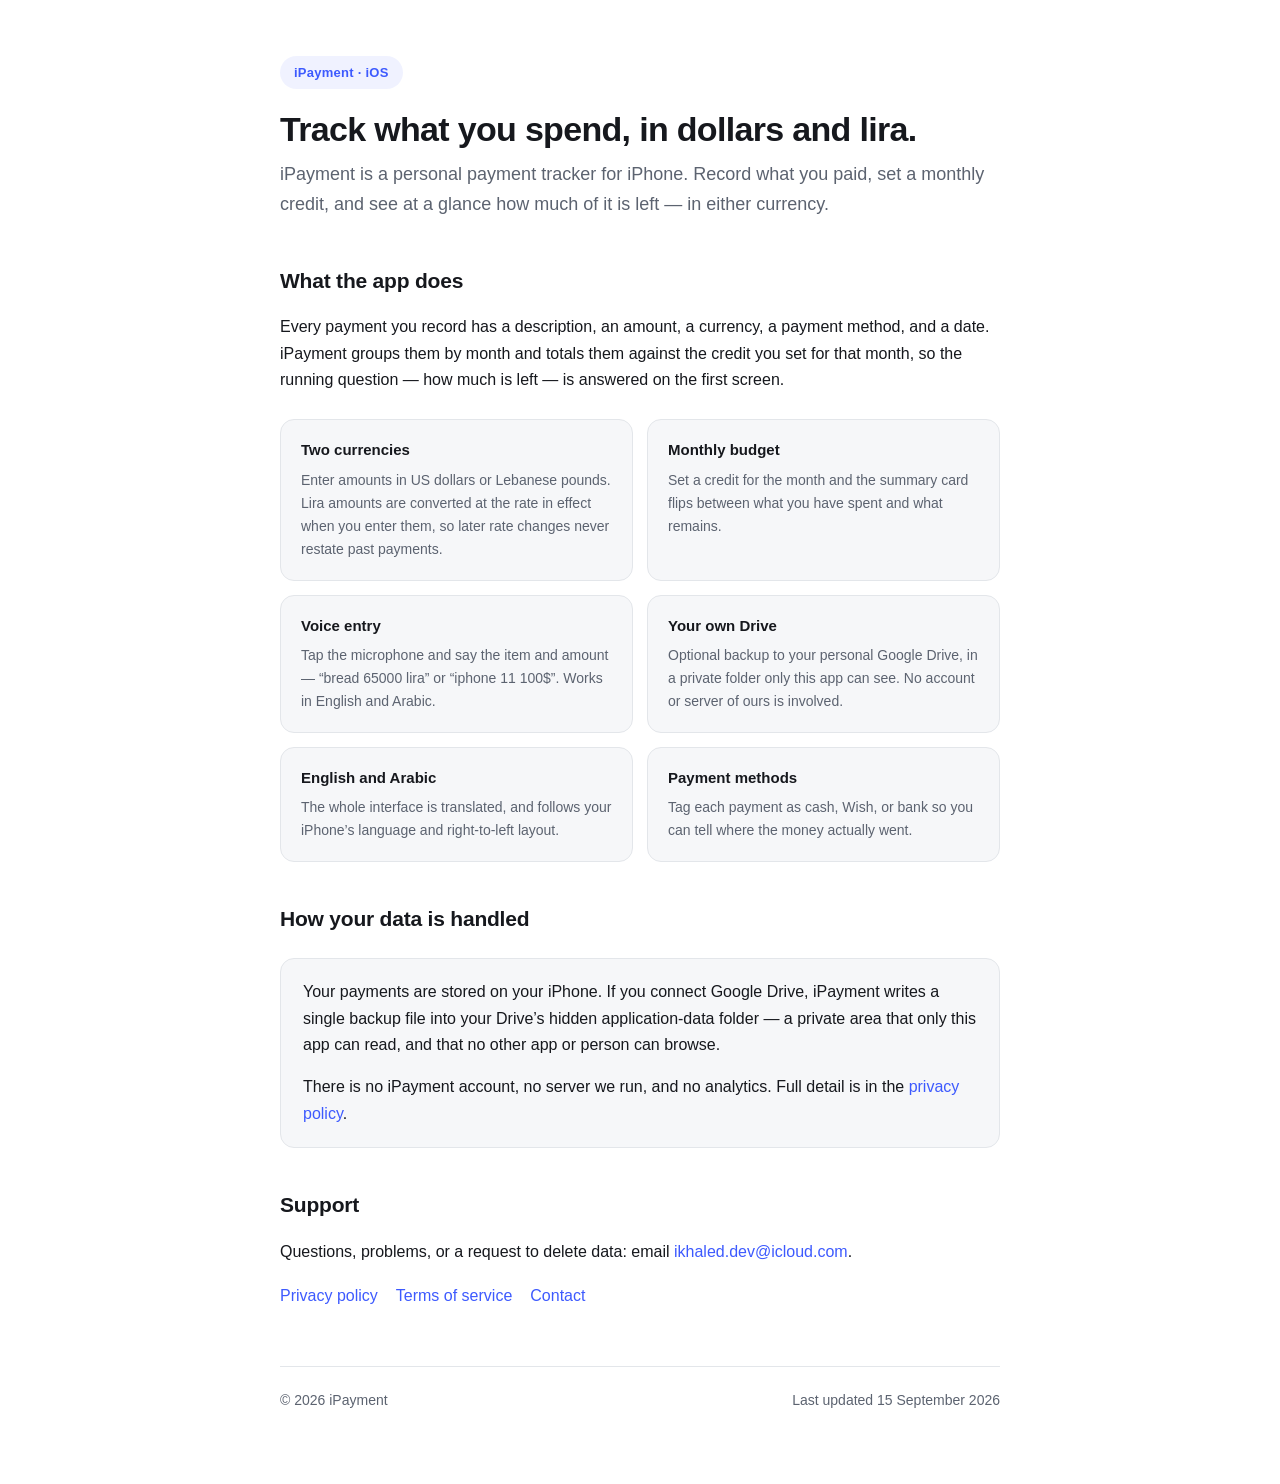
<file: index.html>
<!doctype html>
<html lang="en">
<head>
<meta name="google-site-verification" content="Ok3z9gAIzwj6lT9kdOLKtUOeN6BIPs6kyUobTb4rGWU" />
<meta charset="utf-8">
<meta name="viewport" content="width=device-width, initial-scale=1">
<title>iPayment — Personal payment tracker for iPhone</title>
<meta name="description" content="iPayment is an iPhone app for tracking personal payments in US dollars and Lebanese pounds, with a monthly budget summary, voice entry, and optional backup to your own Google Drive.">
<link rel="stylesheet" href="style.css">
</head>
<body>
<div class="wrap">

  <header class="site">
    <span class="badge">iPayment · iOS</span>
    <h1>Track what you spend, in dollars and lira.</h1>
    <p class="lead">
      iPayment is a personal payment tracker for iPhone. Record what you paid, set a monthly
      credit, and see at a glance how much of it is left — in either currency.
    </p>
  </header>

  <h2>What the app does</h2>
  <p>
    Every payment you record has a description, an amount, a currency, a payment method, and a
    date. iPayment groups them by month and totals them against the credit you set for that month,
    so the running question — how much is left — is answered on the first screen.
  </p>

  <div class="grid">
    <div class="feature">
      <h3>Two currencies</h3>
      <p>Enter amounts in US dollars or Lebanese pounds. Lira amounts are converted at the rate in effect when you enter them, so later rate changes never restate past payments.</p>
    </div>
    <div class="feature">
      <h3>Monthly budget</h3>
      <p>Set a credit for the month and the summary card flips between what you have spent and what remains.</p>
    </div>
    <div class="feature">
      <h3>Voice entry</h3>
      <p>Tap the microphone and say the item and amount — “bread 65000 lira” or “iphone 11 100$”. Works in English and Arabic.</p>
    </div>
    <div class="feature">
      <h3>Your own Drive</h3>
      <p>Optional backup to your personal Google Drive, in a private folder only this app can see. No account or server of ours is involved.</p>
    </div>
    <div class="feature">
      <h3>English and Arabic</h3>
      <p>The whole interface is translated, and follows your iPhone’s language and right-to-left layout.</p>
    </div>
    <div class="feature">
      <h3>Payment methods</h3>
      <p>Tag each payment as cash, Wish, or bank so you can tell where the money actually went.</p>
    </div>
  </div>

  <h2>How your data is handled</h2>
  <div class="card">
    <p style="margin-top:0">
      Your payments are stored on your iPhone. If you connect Google Drive, iPayment writes a
      single backup file into your Drive’s hidden application-data folder — a private area that
      only this app can read, and that no other app or person can browse.
    </p>
    <p style="margin-bottom:0">
      There is no iPayment account, no server we run, and no analytics. Full detail is in the
      <a href="privacy.html">privacy policy</a>.
    </p>
  </div>

  <h2>Support</h2>
  <p>
    Questions, problems, or a request to delete data: email
    <a href="mailto:ikhaled.dev@icloud.com">ikhaled.dev@icloud.com</a>.
  </p>

  <nav class="links">
    <a href="privacy.html">Privacy policy</a>
    <a href="terms.html">Terms of service</a>
    <a href="mailto:ikhaled.dev@icloud.com">Contact</a>
  </nav>

  <footer class="site">
    <span>© 2026 iPayment</span>
    <span>Last updated 15 September 2026</span>
  </footer>

</div>
</body>
</html>
</file>
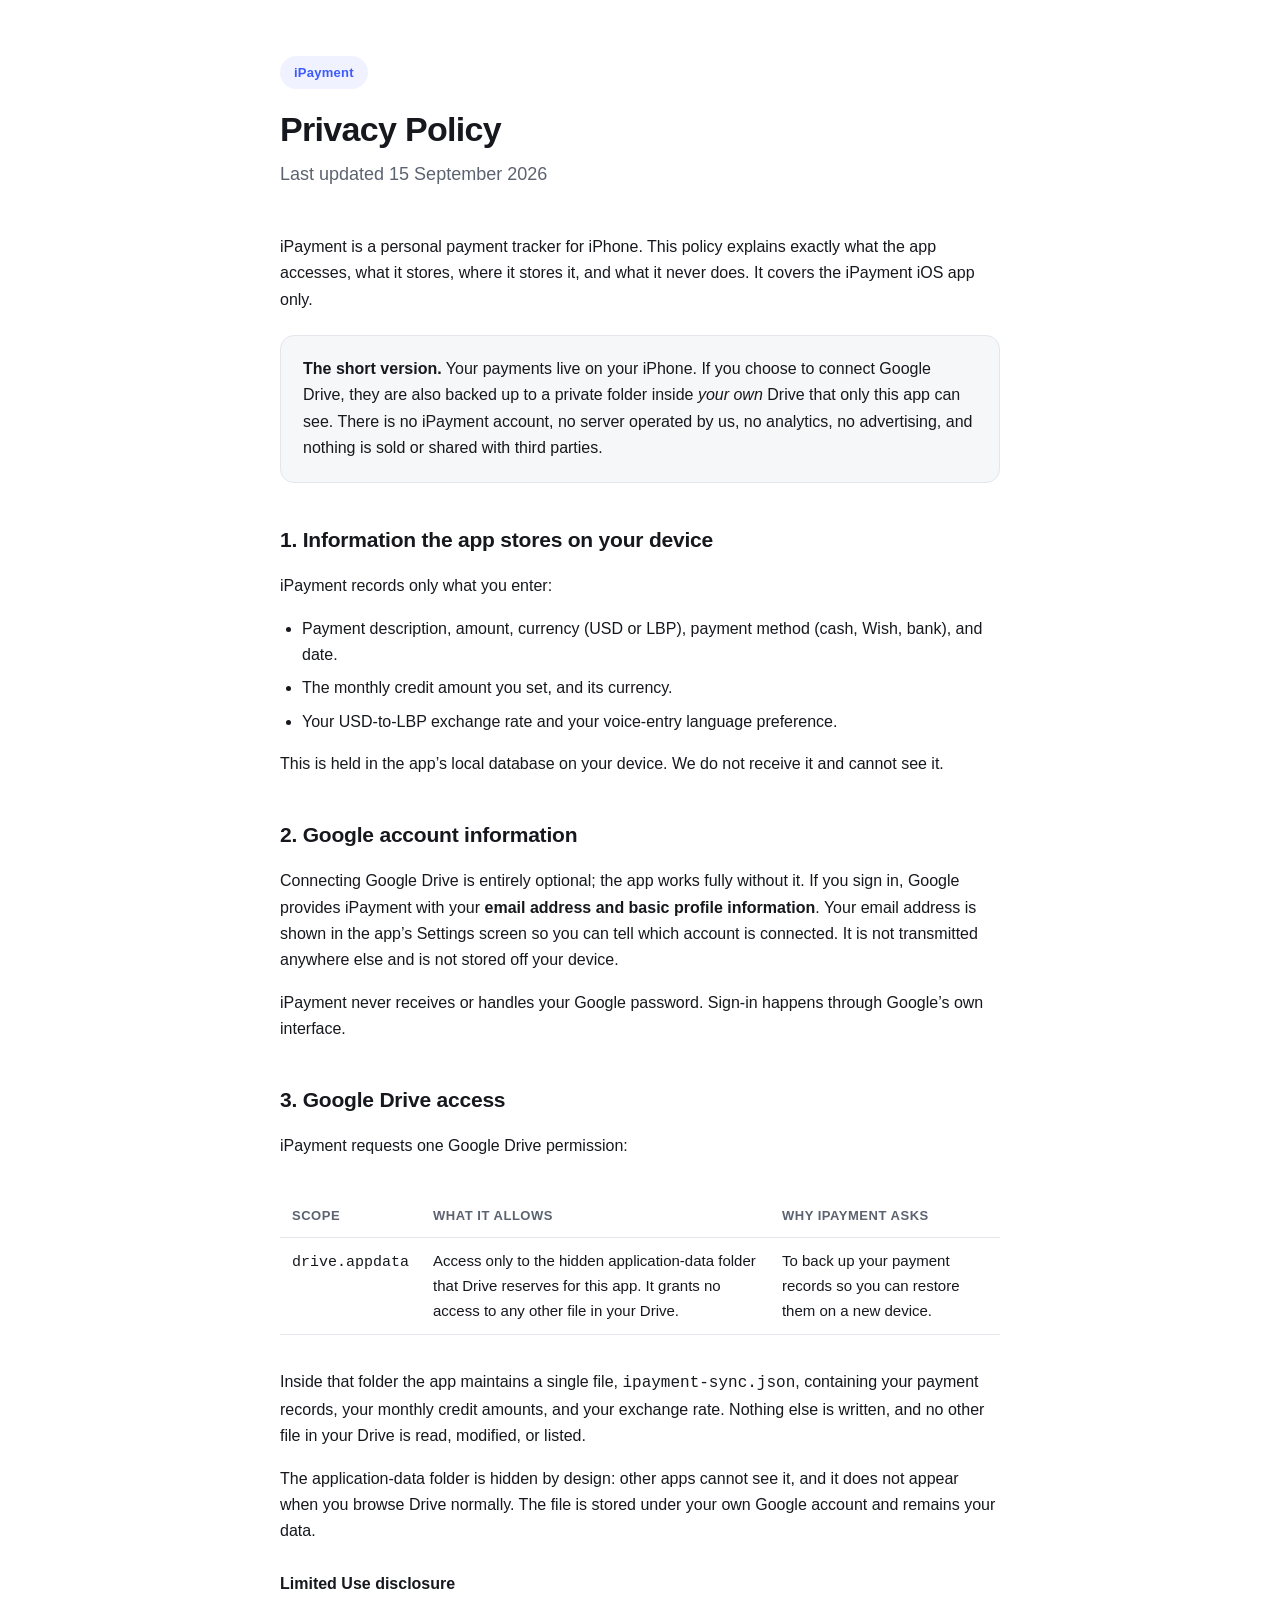
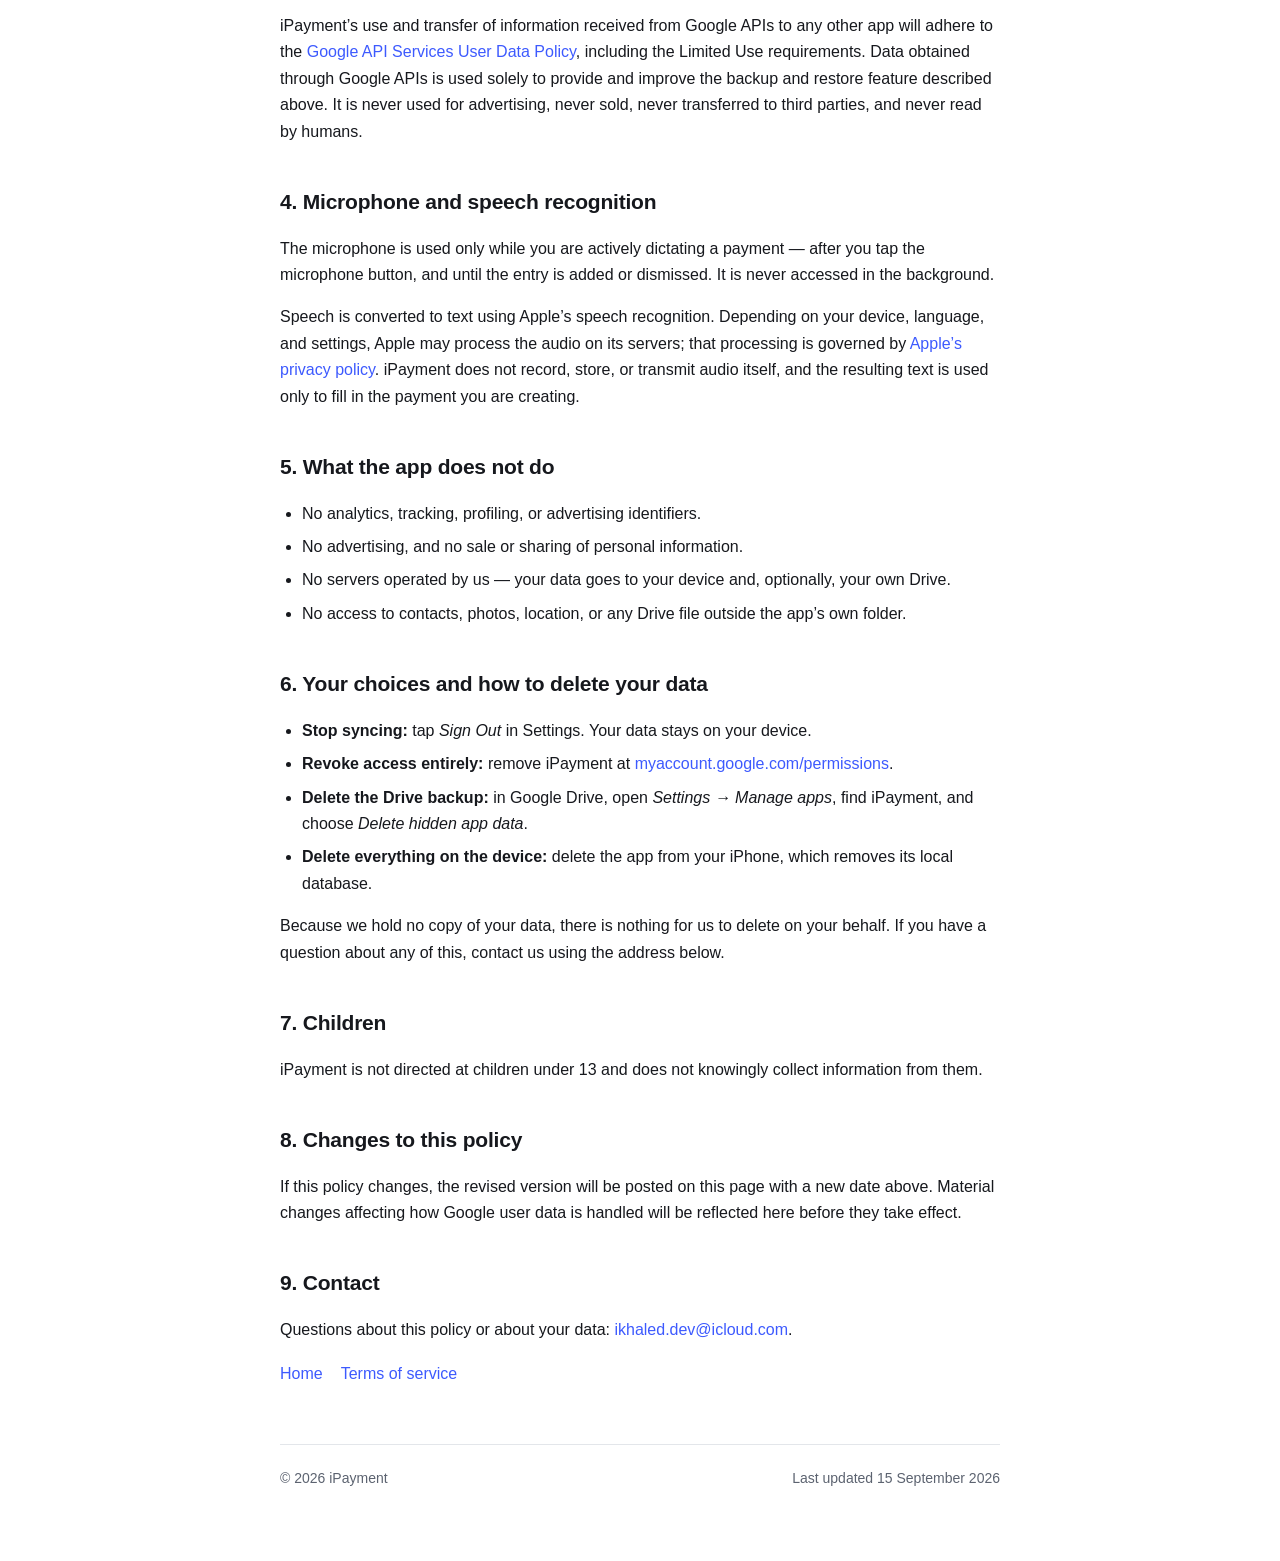
<file: privacy.html>
<!doctype html>
<html lang="en">
<head>
<meta charset="utf-8">
<meta name="viewport" content="width=device-width, initial-scale=1">
<title>Privacy Policy — iPayment</title>
<meta name="description" content="How iPayment handles your payment records, Google account data, Google Drive access, and microphone input.">
<link rel="stylesheet" href="style.css">
</head>
<body>
<div class="wrap">

  <header class="site">
    <span class="badge">iPayment</span>
    <h1>Privacy Policy</h1>
    <p class="lead">Last updated 15 September 2026</p>
  </header>

  <p>
    iPayment is a personal payment tracker for iPhone. This policy explains exactly what the app
    accesses, what it stores, where it stores it, and what it never does. It covers the iPayment
    iOS app only.
  </p>

  <div class="card">
    <p style="margin:0">
      <strong>The short version.</strong> Your payments live on your iPhone. If you choose to
      connect Google Drive, they are also backed up to a private folder inside <em>your own</em>
      Drive that only this app can see. There is no iPayment account, no server operated by us,
      no analytics, no advertising, and nothing is sold or shared with third parties.
    </p>
  </div>

  <h2>1. Information the app stores on your device</h2>
  <p>iPayment records only what you enter:</p>
  <ul>
    <li>Payment description, amount, currency (USD or LBP), payment method (cash, Wish, bank), and date.</li>
    <li>The monthly credit amount you set, and its currency.</li>
    <li>Your USD-to-LBP exchange rate and your voice-entry language preference.</li>
  </ul>
  <p>
    This is held in the app’s local database on your device. We do not receive it and cannot see it.
  </p>

  <h2>2. Google account information</h2>
  <p>
    Connecting Google Drive is entirely optional; the app works fully without it. If you sign in,
    Google provides iPayment with your <strong>email address and basic profile information</strong>.
    Your email address is shown in the app’s Settings screen so you can tell which account is
    connected. It is not transmitted anywhere else and is not stored off your device.
  </p>
  <p>
    iPayment never receives or handles your Google password. Sign-in happens through Google’s own
    interface.
  </p>

  <h2>3. Google Drive access</h2>
  <p>iPayment requests one Google Drive permission:</p>

  <div class="table-scroll">
    <table>
      <tr><th>Scope</th><th>What it allows</th><th>Why iPayment asks</th></tr>
      <tr>
        <td><code>drive.appdata</code></td>
        <td>Access only to the hidden application-data folder that Drive reserves for this app. It grants no access to any other file in your Drive.</td>
        <td>To back up your payment records so you can restore them on a new device.</td>
      </tr>
    </table>
  </div>

  <p>
    Inside that folder the app maintains a single file, <code>ipayment-sync.json</code>, containing
    your payment records, your monthly credit amounts, and your exchange rate. Nothing else is
    written, and no other file in your Drive is read, modified, or listed.
  </p>
  <p>
    The application-data folder is hidden by design: other apps cannot see it, and it does not
    appear when you browse Drive normally. The file is stored under your own Google account and
    remains your data.
  </p>

  <h3>Limited Use disclosure</h3>
  <p>
    iPayment’s use and transfer of information received from Google APIs to any other app will
    adhere to the
    <a href="https://developers.google.com/terms/api-services-user-data-policy" rel="noopener">Google API Services User Data Policy</a>,
    including the Limited Use requirements. Data obtained through Google APIs is used solely to
    provide and improve the backup and restore feature described above. It is never used for
    advertising, never sold, never transferred to third parties, and never read by humans.
  </p>

  <h2>4. Microphone and speech recognition</h2>
  <p>
    The microphone is used only while you are actively dictating a payment — after you tap the
    microphone button, and until the entry is added or dismissed. It is never accessed in the
    background.
  </p>
  <p>
    Speech is converted to text using Apple’s speech recognition. Depending on your device,
    language, and settings, Apple may process the audio on its servers; that processing is
    governed by <a href="https://www.apple.com/legal/privacy/" rel="noopener">Apple’s privacy policy</a>.
    iPayment does not record, store, or transmit audio itself, and the resulting text is used only
    to fill in the payment you are creating.
  </p>

  <h2>5. What the app does not do</h2>
  <ul>
    <li>No analytics, tracking, profiling, or advertising identifiers.</li>
    <li>No advertising, and no sale or sharing of personal information.</li>
    <li>No servers operated by us — your data goes to your device and, optionally, your own Drive.</li>
    <li>No access to contacts, photos, location, or any Drive file outside the app’s own folder.</li>
  </ul>

  <h2>6. Your choices and how to delete your data</h2>
  <ul>
    <li><strong>Stop syncing:</strong> tap <em>Sign Out</em> in Settings. Your data stays on your device.</li>
    <li><strong>Revoke access entirely:</strong> remove iPayment at
      <a href="https://myaccount.google.com/permissions" rel="noopener">myaccount.google.com/permissions</a>.</li>
    <li><strong>Delete the Drive backup:</strong> in Google Drive, open
      <em>Settings → Manage apps</em>, find iPayment, and choose <em>Delete hidden app data</em>.</li>
    <li><strong>Delete everything on the device:</strong> delete the app from your iPhone, which removes its local database.</li>
  </ul>
  <p>
    Because we hold no copy of your data, there is nothing for us to delete on your behalf. If you
    have a question about any of this, contact us using the address below.
  </p>

  <h2>7. Children</h2>
  <p>
    iPayment is not directed at children under 13 and does not knowingly collect information from them.
  </p>

  <h2>8. Changes to this policy</h2>
  <p>
    If this policy changes, the revised version will be posted on this page with a new date above.
    Material changes affecting how Google user data is handled will be reflected here before they
    take effect.
  </p>

  <h2>9. Contact</h2>
  <p>
    Questions about this policy or about your data:
    <a href="mailto:ikhaled.dev@icloud.com">ikhaled.dev@icloud.com</a>.
  </p>

  <nav class="links">
    <a href="index.html">Home</a>
    <a href="terms.html">Terms of service</a>
  </nav>

  <footer class="site">
    <span>© 2026 iPayment</span>
    <span>Last updated 15 September 2026</span>
  </footer>

</div>
</body>
</html>
</file>
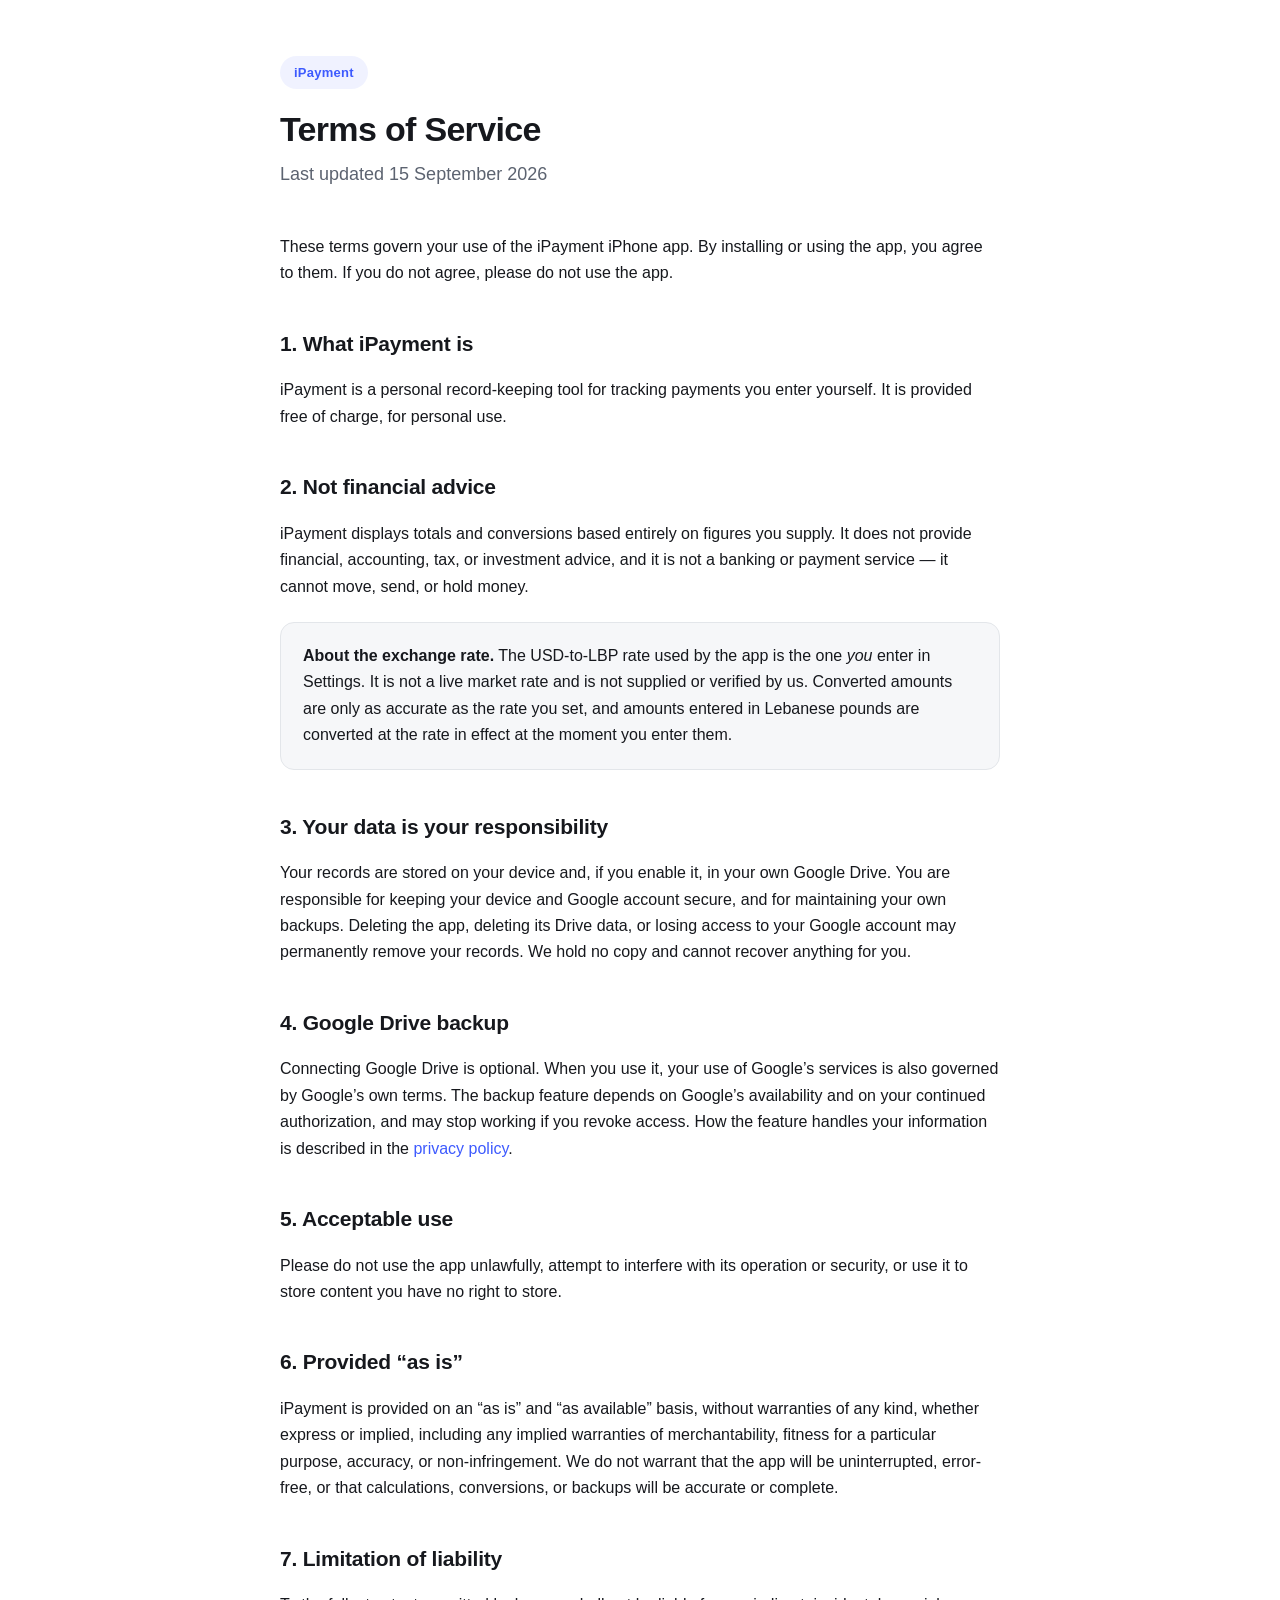
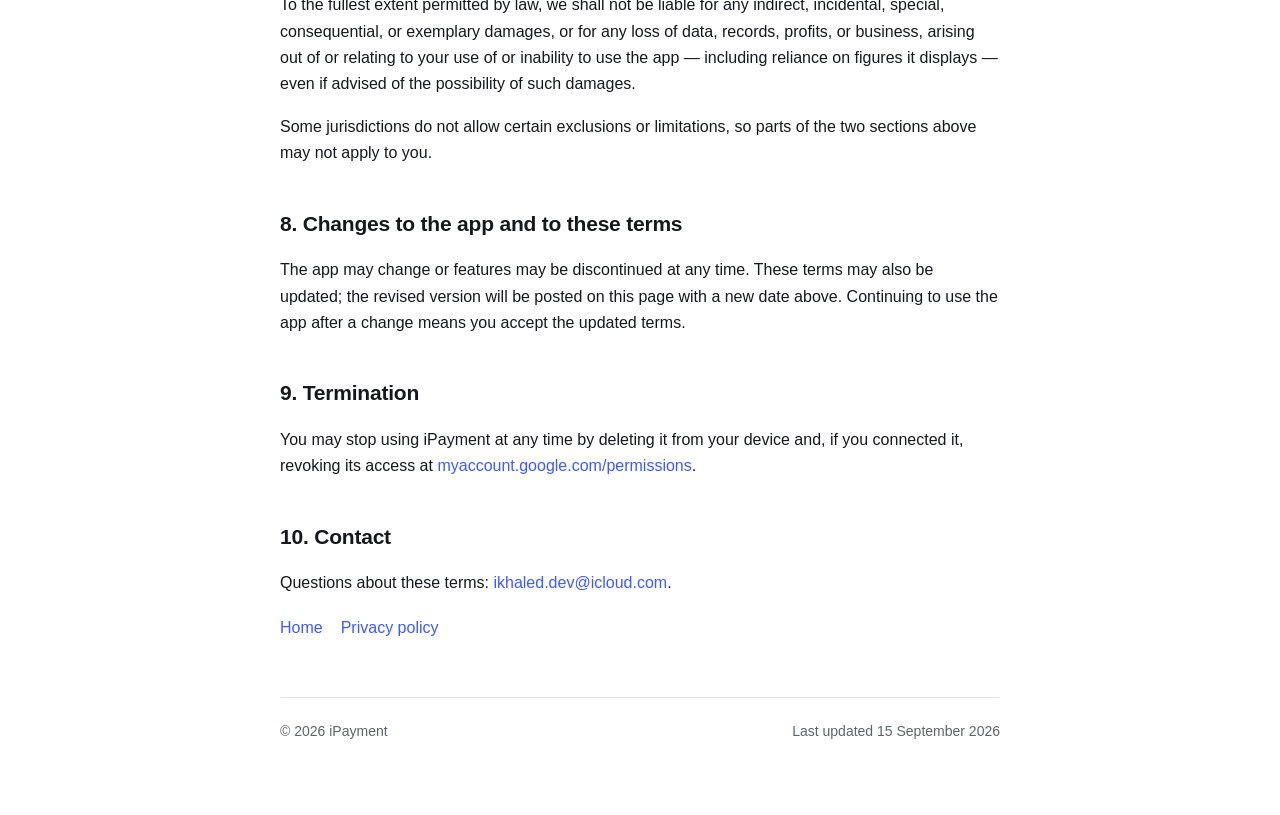
<file: terms.html>
<!doctype html>
<html lang="en">
<head>
<meta charset="utf-8">
<meta name="viewport" content="width=device-width, initial-scale=1">
<title>Terms of Service — iPayment</title>
<meta name="description" content="The terms under which the iPayment iPhone app is provided.">
<link rel="stylesheet" href="style.css">
</head>
<body>
<div class="wrap">

  <header class="site">
    <span class="badge">iPayment</span>
    <h1>Terms of Service</h1>
    <p class="lead">Last updated 15 September 2026</p>
  </header>

  <p>
    These terms govern your use of the iPayment iPhone app. By installing or using the app, you
    agree to them. If you do not agree, please do not use the app.
  </p>

  <h2>1. What iPayment is</h2>
  <p>
    iPayment is a personal record-keeping tool for tracking payments you enter yourself. It is
    provided free of charge, for personal use.
  </p>

  <h2>2. Not financial advice</h2>
  <p>
    iPayment displays totals and conversions based entirely on figures you supply. It does not
    provide financial, accounting, tax, or investment advice, and it is not a banking or payment
    service — it cannot move, send, or hold money.
  </p>

  <div class="card">
    <p style="margin:0">
      <strong>About the exchange rate.</strong> The USD-to-LBP rate used by the app is the one
      <em>you</em> enter in Settings. It is not a live market rate and is not supplied or verified
      by us. Converted amounts are only as accurate as the rate you set, and amounts entered in
      Lebanese pounds are converted at the rate in effect at the moment you enter them.
    </p>
  </div>

  <h2>3. Your data is your responsibility</h2>
  <p>
    Your records are stored on your device and, if you enable it, in your own Google Drive. You are
    responsible for keeping your device and Google account secure, and for maintaining your own
    backups. Deleting the app, deleting its Drive data, or losing access to your Google account
    may permanently remove your records. We hold no copy and cannot recover anything for you.
  </p>

  <h2>4. Google Drive backup</h2>
  <p>
    Connecting Google Drive is optional. When you use it, your use of Google’s services is also
    governed by Google’s own terms. The backup feature depends on Google’s availability and on
    your continued authorization, and may stop working if you revoke access. How the feature
    handles your information is described in the <a href="privacy.html">privacy policy</a>.
  </p>

  <h2>5. Acceptable use</h2>
  <p>
    Please do not use the app unlawfully, attempt to interfere with its operation or security, or
    use it to store content you have no right to store.
  </p>

  <h2>6. Provided “as is”</h2>
  <p>
    iPayment is provided on an “as is” and “as available” basis, without warranties of any kind,
    whether express or implied, including any implied warranties of merchantability, fitness for a
    particular purpose, accuracy, or non-infringement. We do not warrant that the app will be
    uninterrupted, error-free, or that calculations, conversions, or backups will be accurate or
    complete.
  </p>

  <h2>7. Limitation of liability</h2>
  <p>
    To the fullest extent permitted by law, we shall not be liable for any indirect, incidental,
    special, consequential, or exemplary damages, or for any loss of data, records, profits, or
    business, arising out of or relating to your use of or inability to use the app — including
    reliance on figures it displays — even if advised of the possibility of such damages.
  </p>
  <p>
    Some jurisdictions do not allow certain exclusions or limitations, so parts of the two sections
    above may not apply to you.
  </p>

  <h2>8. Changes to the app and to these terms</h2>
  <p>
    The app may change or features may be discontinued at any time. These terms may also be
    updated; the revised version will be posted on this page with a new date above. Continuing to
    use the app after a change means you accept the updated terms.
  </p>

  <h2>9. Termination</h2>
  <p>
    You may stop using iPayment at any time by deleting it from your device and, if you connected
    it, revoking its access at
    <a href="https://myaccount.google.com/permissions" rel="noopener">myaccount.google.com/permissions</a>.
  </p>

  <h2>10. Contact</h2>
  <p>
    Questions about these terms: <a href="mailto:ikhaled.dev@icloud.com">ikhaled.dev@icloud.com</a>.
  </p>

  <nav class="links">
    <a href="index.html">Home</a>
    <a href="privacy.html">Privacy policy</a>
  </nav>

  <footer class="site">
    <span>© 2026 iPayment</span>
    <span>Last updated 15 September 2026</span>
  </footer>

</div>
</body>
</html>
</file>
<file: style.css>
:root {
  --bg: #ffffff;
  --surface: #f6f7f9;
  --border: #e3e6ea;
  --text: #16181d;
  --muted: #5c6370;
  --accent: #3d5afe;
  --accent-soft: rgba(61, 90, 254, 0.08);
}

@media (prefers-color-scheme: dark) {
  :root {
    --bg: #101216;
    --surface: #181b21;
    --border: #272b33;
    --text: #eceef2;
    --muted: #9aa1ad;
    --accent: #8fa3ff;
    --accent-soft: rgba(143, 163, 255, 0.10);
  }
}

* { box-sizing: border-box; }

body {
  margin: 0;
  padding: 0 20px;
  background: var(--bg);
  color: var(--text);
  font: 16px/1.65 -apple-system, BlinkMacSystemFont, "Segoe UI", Roboto, Helvetica, Arial, sans-serif;
  -webkit-text-size-adjust: 100%;
}

.wrap { max-width: 720px; margin: 0 auto; padding-block: 56px 72px; }

header.site { margin-bottom: 44px; }

.badge {
  display: inline-flex;
  align-items: center;
  gap: 8px;
  padding: 6px 14px;
  border-radius: 999px;
  background: var(--accent-soft);
  color: var(--accent);
  font-size: 13px;
  font-weight: 700;
  letter-spacing: 0.02em;
}

h1 { font-size: 34px; line-height: 1.2; margin: 20px 0 10px; letter-spacing: -0.02em; }
h2 { font-size: 21px; margin: 40px 0 12px; letter-spacing: -0.01em; }
h3 { font-size: 16px; margin: 26px 0 8px; }

p, li { color: var(--text); }
.lead { font-size: 18px; color: var(--muted); margin: 0; }
.muted { color: var(--muted); }
.small { font-size: 14px; }

a { color: var(--accent); text-decoration: none; }
a:hover { text-decoration: underline; }

ul { padding-left: 22px; }
li { margin: 7px 0; }

.card {
  background: var(--surface);
  border: 1px solid var(--border);
  border-radius: 14px;
  padding: 20px 22px;
  margin: 22px 0;
}

.grid { display: grid; gap: 14px; grid-template-columns: repeat(2, minmax(0, 1fr)); margin: 26px 0; }
@media (max-width: 560px) { .grid { grid-template-columns: 1fr; } }

.feature { background: var(--surface); border: 1px solid var(--border); border-radius: 14px; padding: 18px 20px; }
.feature h3 { margin: 0 0 6px; font-size: 15px; }
.feature p { margin: 0; font-size: 14px; color: var(--muted); }

table { width: 100%; border-collapse: collapse; margin: 18px 0; font-size: 15px; }
th, td { text-align: left; padding: 11px 12px; border-bottom: 1px solid var(--border); vertical-align: top; }
th { font-size: 13px; text-transform: uppercase; letter-spacing: 0.04em; color: var(--muted); }
.table-scroll { overflow-x: auto; }

nav.links { display: flex; flex-wrap: wrap; gap: 18px; margin-top: 18px; }

footer.site {
  margin-top: 56px;
  padding-top: 22px;
  border-top: 1px solid var(--border);
  color: var(--muted);
  font-size: 14px;
  display: flex;
  flex-wrap: wrap;
  gap: 16px;
  justify-content: space-between;
}
</file>
